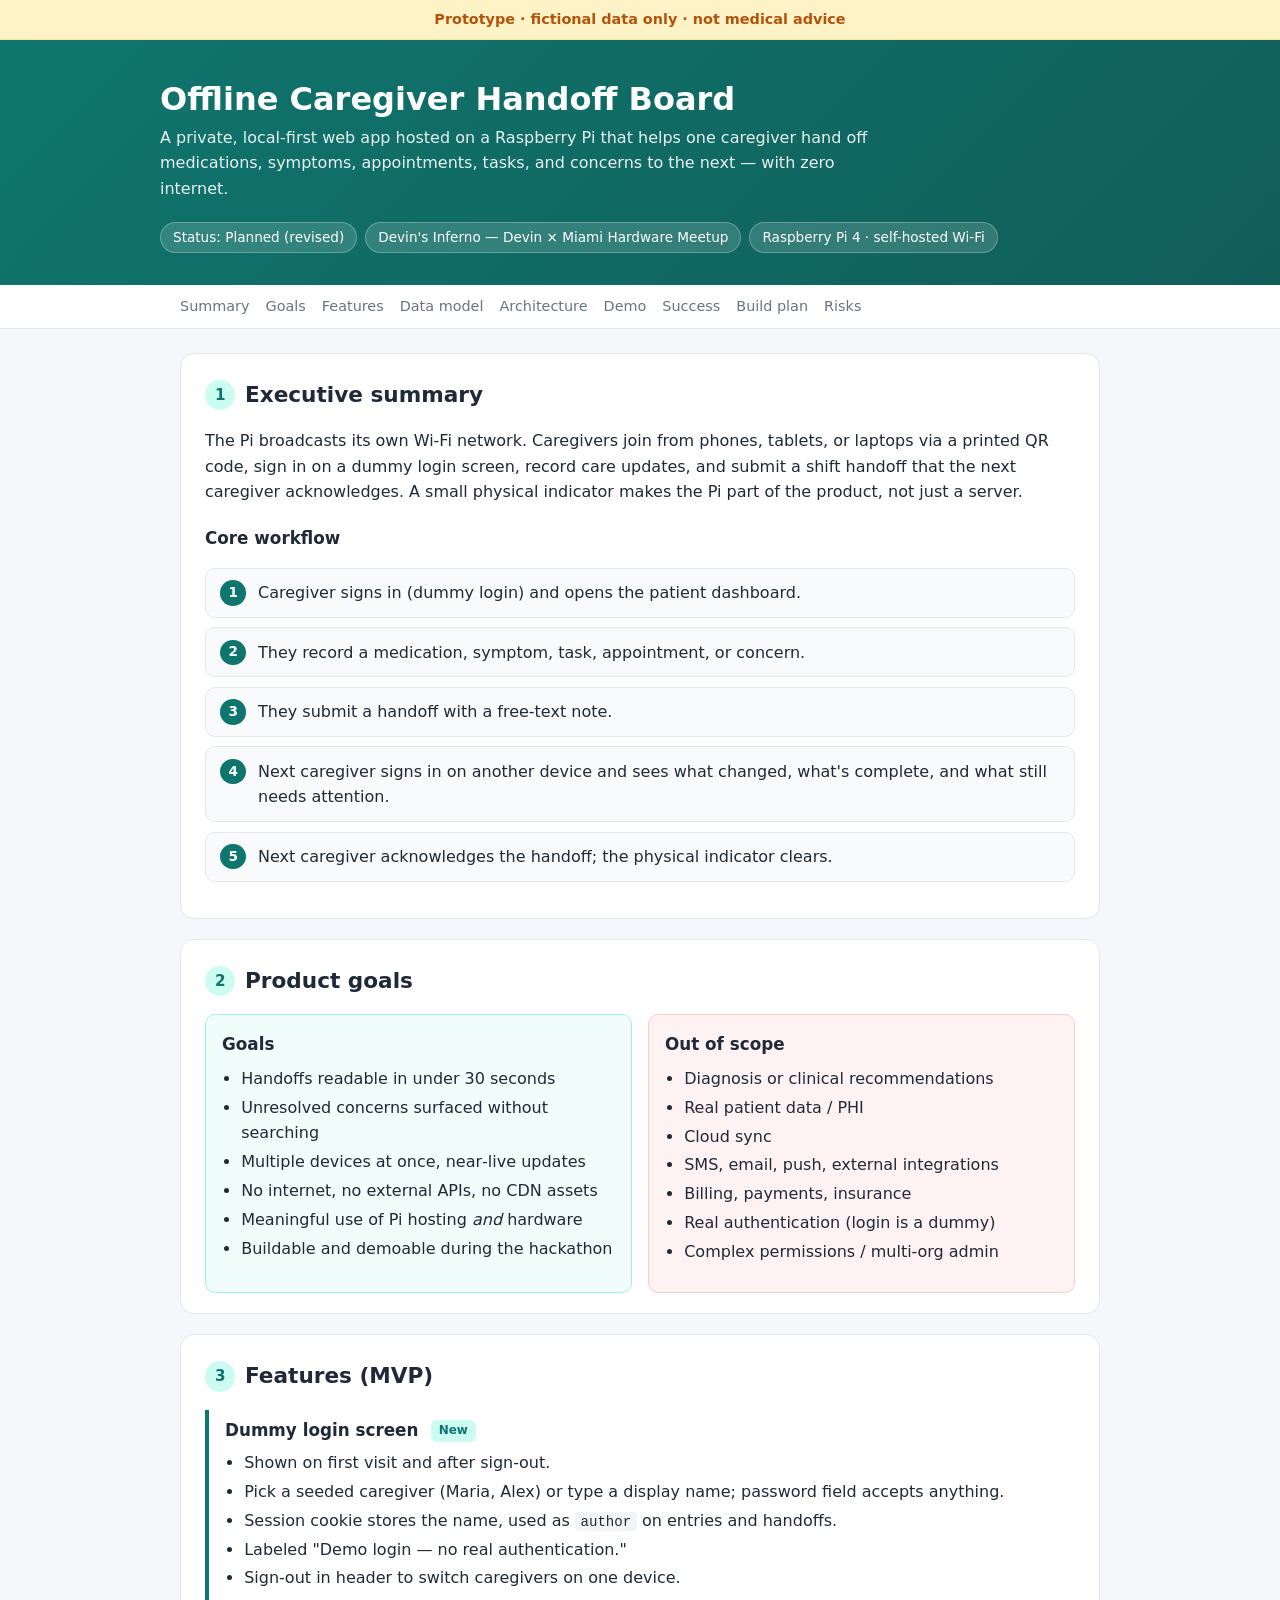
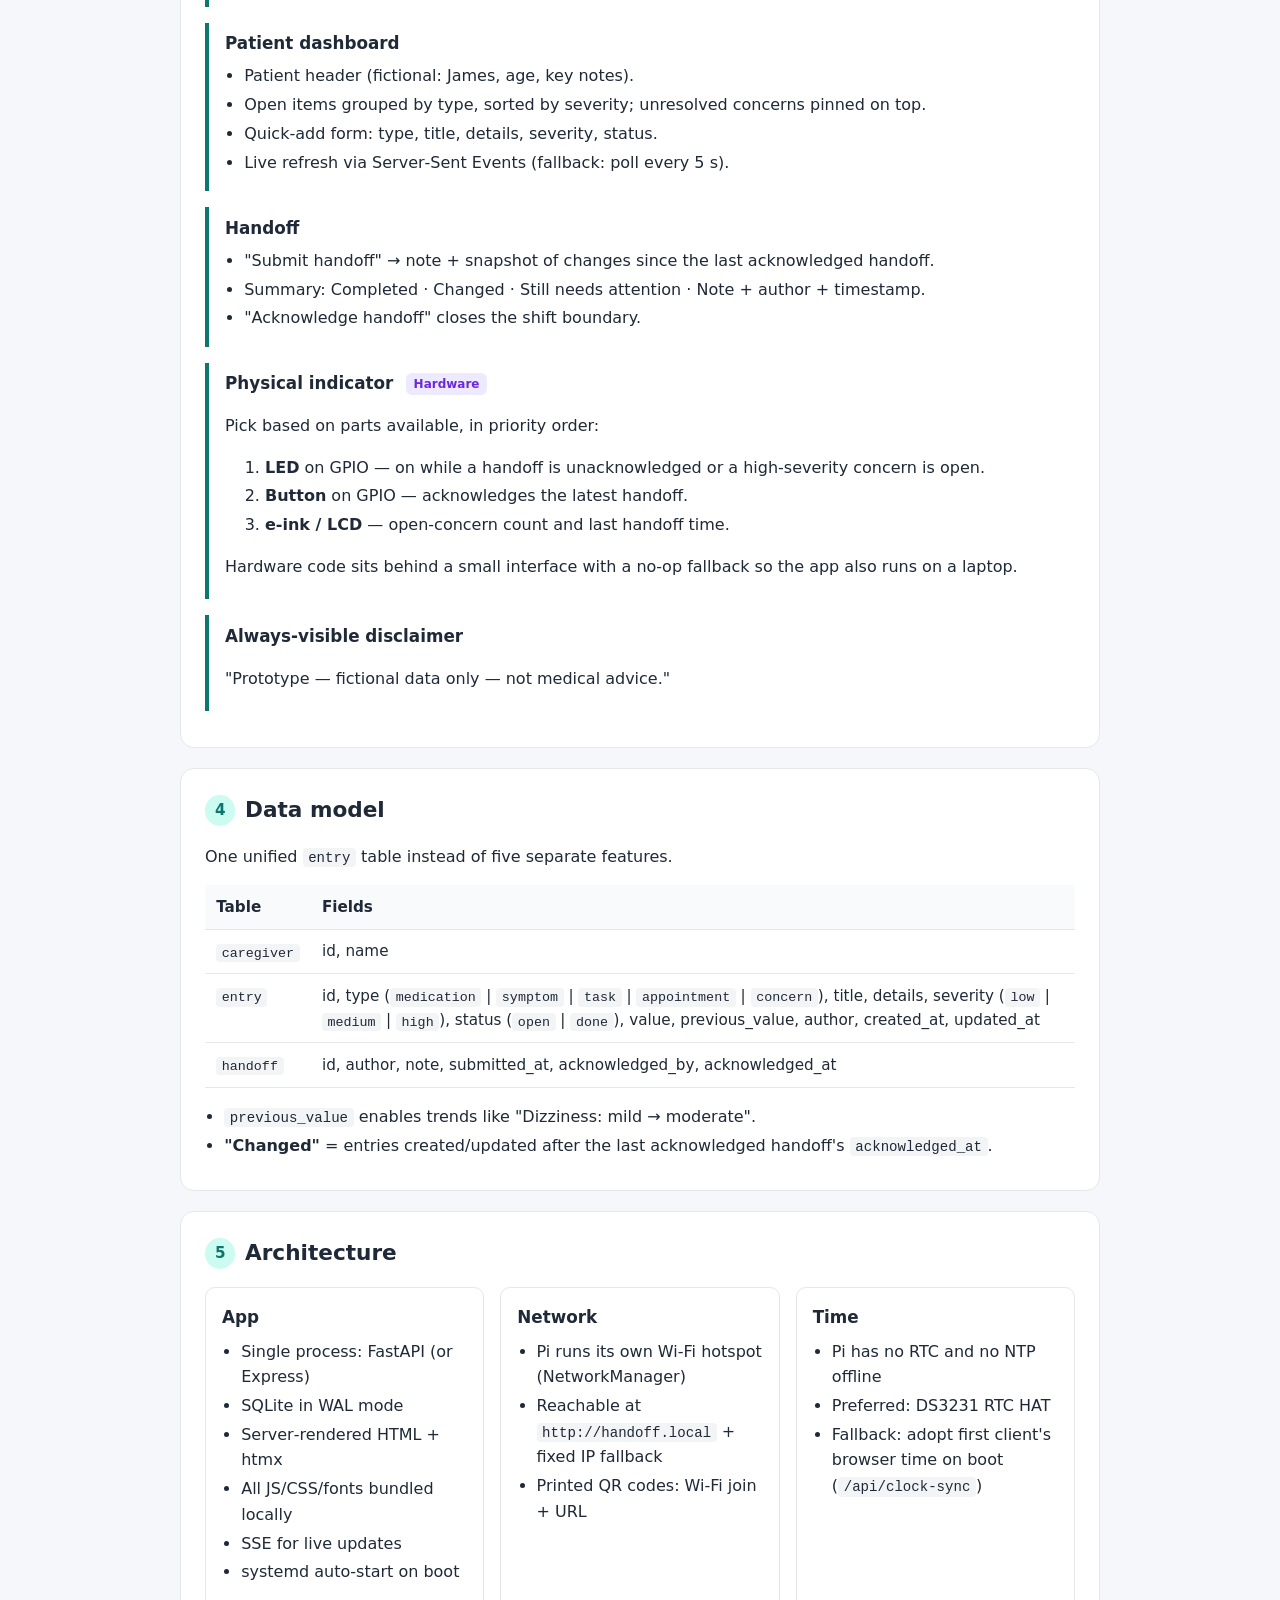
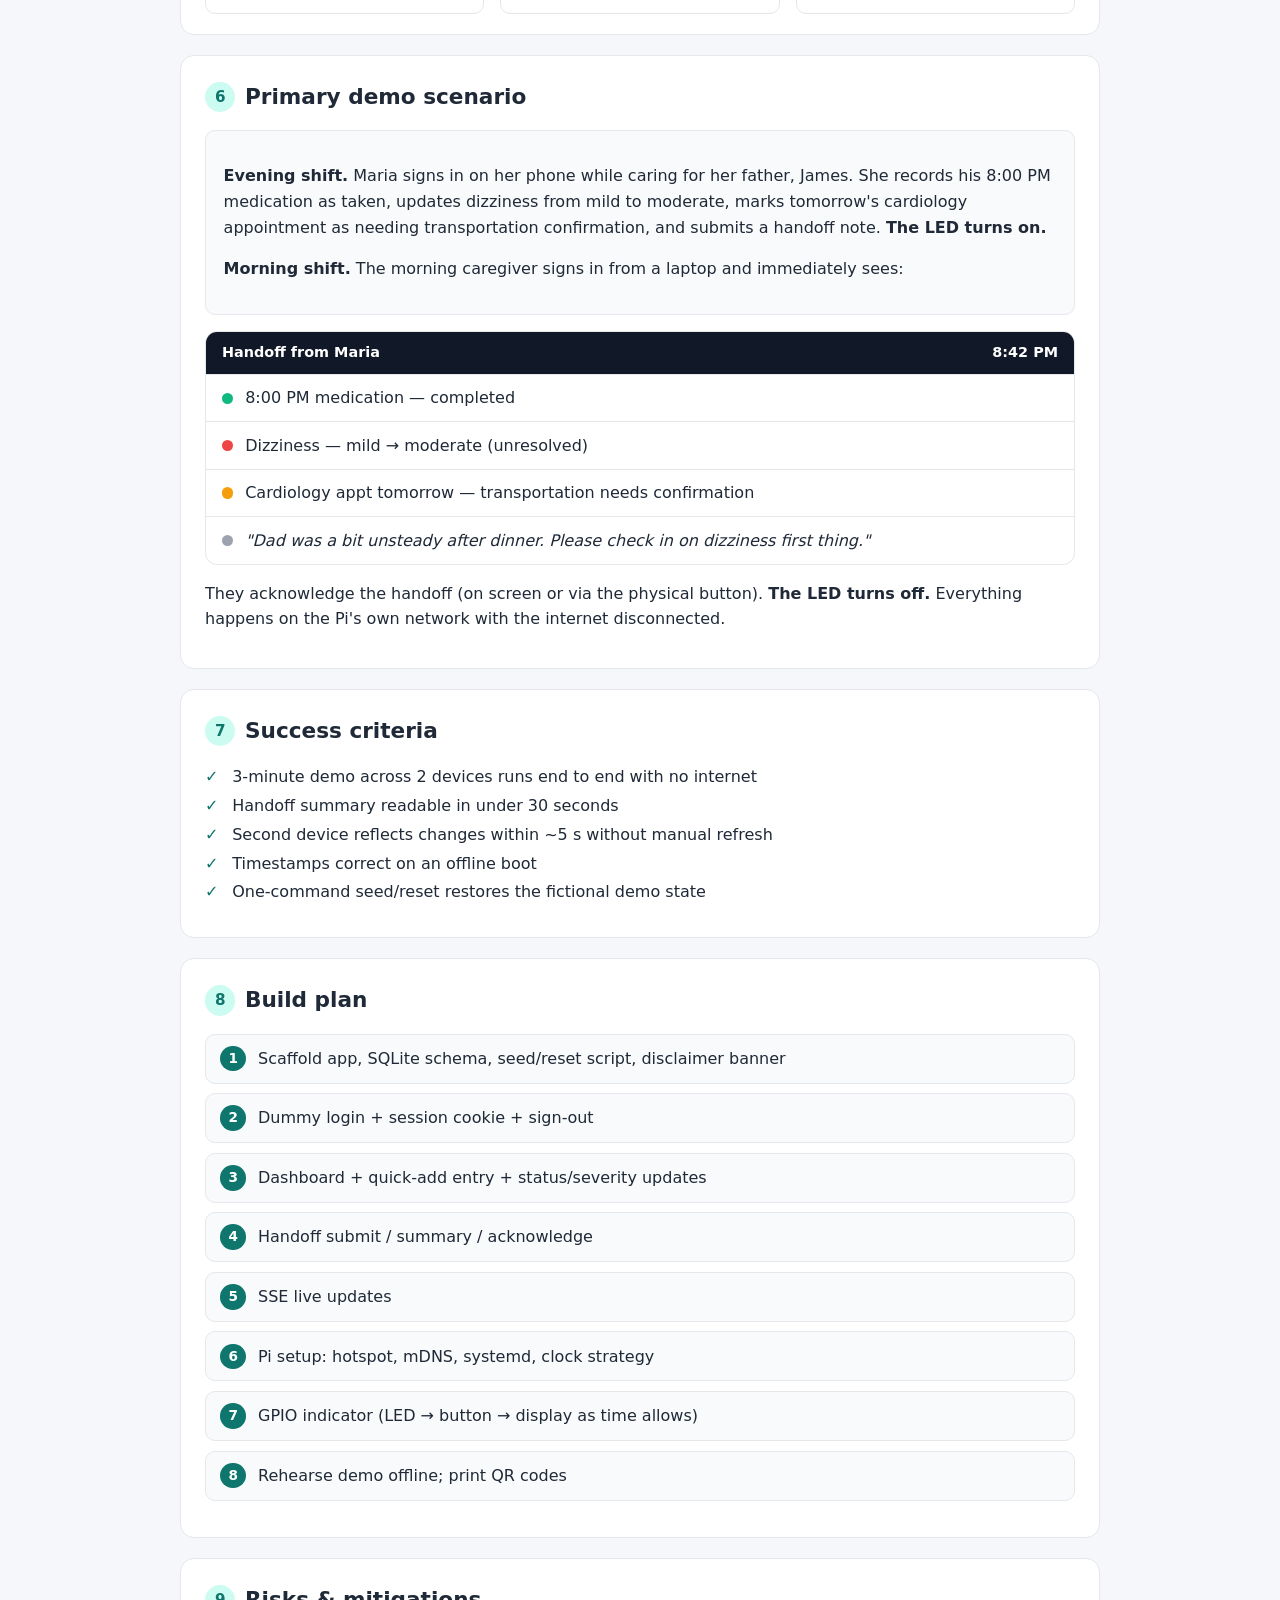
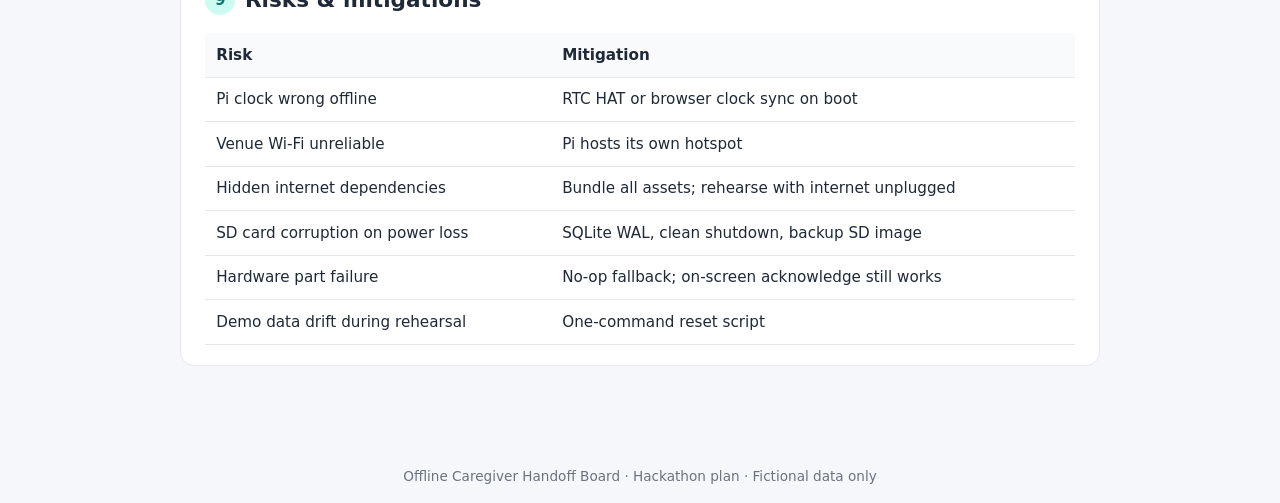
<file: Offline Caregiver Handoff Board.html>
<!DOCTYPE html>
<html lang="en">
<head>
<meta charset="utf-8">
<meta name="viewport" content="width=device-width, initial-scale=1">
<title>Offline Caregiver Handoff Board — Plan</title>
<style>
  :root{--bg:#f6f7fb;--card:#fff;--ink:#1f2937;--muted:#6b7280;--accent:#0f766e;--accent-soft:#ccfbf1;--warn:#b45309;--warn-soft:#fef3c7;--bad:#b91c1c;--bad-soft:#fee2e2;--line:#e5e7eb}
  *{box-sizing:border-box}
  body{margin:0;font:16px/1.6 system-ui,-apple-system,"Segoe UI",Roboto,sans-serif;color:var(--ink);background:var(--bg)}
  .banner{background:var(--warn-soft);color:var(--warn);text-align:center;padding:.5rem 1rem;font-weight:600;font-size:.9rem;border-bottom:1px solid #fde68a}
  header{background:linear-gradient(135deg,#0f766e,#115e59);color:#fff;padding:2.5rem 1.25rem 2rem}
  header .wrap{max-width:960px;margin:auto}
  header h1{margin:0 0 .4rem;font-size:2rem;line-height:1.2}
  header p{margin:0;opacity:.9;max-width:720px}
  .pills{display:flex;flex-wrap:wrap;gap:.5rem;margin-top:1.25rem}
  .pill{background:rgba(255,255,255,.15);border:1px solid rgba(255,255,255,.25);padding:.25rem .75rem;border-radius:999px;font-size:.85rem}
  nav{position:sticky;top:0;background:#fff;border-bottom:1px solid var(--line);z-index:10}
  nav .wrap{max-width:960px;margin:auto;display:flex;gap:1rem;overflow-x:auto;padding:.6rem 1.25rem;white-space:nowrap}
  nav a{color:var(--muted);text-decoration:none;font-size:.9rem;font-weight:500}
  nav a:hover{color:var(--accent)}
  main{max-width:960px;margin:auto;padding:1.5rem 1.25rem 4rem}
  section{background:var(--card);border:1px solid var(--line);border-radius:14px;padding:1.5rem 1.5rem 1.25rem;margin-bottom:1.25rem;scroll-margin-top:60px}
  h2{margin:0 0 1rem;font-size:1.35rem;display:flex;align-items:center;gap:.6rem}
  h2 .num{background:var(--accent-soft);color:var(--accent);width:1.9rem;height:1.9rem;border-radius:50%;display:inline-grid;place-items:center;font-size:.95rem}
  h3{margin:1.25rem 0 .5rem;font-size:1.05rem}
  ul{padding-left:1.2rem;margin:.25rem 0 .75rem}
  li{margin:.2rem 0}
  code{background:#f3f4f6;padding:.1rem .35rem;border-radius:4px;font-size:.88em}
  .grid{display:grid;gap:1rem;grid-template-columns:repeat(auto-fit,minmax(260px,1fr))}
  .box{border:1px solid var(--line);border-radius:10px;padding:1rem}
  .box.good{background:#f0fdfa;border-color:#99f6e4}
  .box.no{background:#fef2f2;border-color:#fecaca}
  .box h3{margin-top:0}
  .flow{list-style:none;padding:0;counter-reset:s;display:grid;gap:.6rem}
  .flow li{counter-increment:s;display:flex;gap:.75rem;align-items:flex-start;background:#f9fafb;border:1px solid var(--line);border-radius:10px;padding:.7rem .9rem;margin:0}
  .flow li::before{content:counter(s);flex:none;background:var(--accent);color:#fff;width:1.6rem;height:1.6rem;border-radius:50%;display:grid;place-items:center;font-weight:700;font-size:.85rem}
  .feature{border-left:4px solid var(--accent);padding:.25rem 0 .25rem 1rem;margin:1rem 0}
  .feature h3{margin:.2rem 0 .4rem}
  .tag{display:inline-block;font-size:.75rem;font-weight:600;padding:.1rem .5rem;border-radius:6px;background:var(--accent-soft);color:var(--accent);vertical-align:middle;margin-left:.4rem}
  .tag.hw{background:#ede9fe;color:#6d28d9}
  table{width:100%;border-collapse:collapse;font-size:.95rem}
  th,td{text-align:left;padding:.6rem .7rem;border-bottom:1px solid var(--line);vertical-align:top}
  th{background:#f9fafb;font-weight:600}
  .scenario{background:#f9fafb;border-radius:10px;padding:1rem 1.1rem;border:1px solid var(--line)}
  .handoff-card{margin-top:1rem;border:1px solid var(--line);border-radius:12px;overflow:hidden}
  .handoff-card .hd{background:#111827;color:#fff;padding:.6rem 1rem;font-weight:600;display:flex;justify-content:space-between;font-size:.9rem}
  .handoff-card .row{display:flex;gap:.75rem;padding:.65rem 1rem;border-top:1px solid var(--line);align-items:center}
  .dot{flex:none;width:.7rem;height:.7rem;border-radius:50%}
  .ok{background:#10b981}.attn{background:#f59e0b}.crit{background:#ef4444}
  .checks{list-style:none;padding:0}
  .checks li{padding-left:1.7rem;position:relative}
  .checks li::before{content:"✓";position:absolute;left:0;color:var(--accent);font-weight:700}
  footer{text-align:center;color:var(--muted);font-size:.85rem;padding:1rem}
</style>
</head>
<body>

<div class="banner">Prototype · fictional data only · not medical advice</div>

<header>
  <div class="wrap">
    <h1>Offline Caregiver Handoff Board</h1>
    <p>A private, local-first web app hosted on a Raspberry Pi that helps one caregiver hand off medications, symptoms, appointments, tasks, and concerns to the next — with zero internet.</p>
    <div class="pills">
      <span class="pill">Status: Planned (revised)</span>
      <span class="pill">Devin's Inferno — Devin × Miami Hardware Meetup</span>
      <span class="pill">Raspberry Pi 4 · self-hosted Wi‑Fi</span>
    </div>
  </div>
</header>

<nav><div class="wrap">
  <a href="#summary">Summary</a><a href="#goals">Goals</a><a href="#features">Features</a><a href="#data">Data model</a><a href="#arch">Architecture</a><a href="#demo">Demo</a><a href="#success">Success</a><a href="#build">Build plan</a><a href="#risks">Risks</a>
</div></nav>

<main>

<section id="summary">
  <h2><span class="num">1</span>Executive summary</h2>
  <p>The Pi broadcasts its own Wi‑Fi network. Caregivers join from phones, tablets, or laptops via a printed QR code, sign in on a dummy login screen, record care updates, and submit a shift handoff that the next caregiver acknowledges. A small physical indicator makes the Pi part of the product, not just a server.</p>
  <h3>Core workflow</h3>
  <ol class="flow">
    <li>Caregiver signs in (dummy login) and opens the patient dashboard.</li>
    <li>They record a medication, symptom, task, appointment, or concern.</li>
    <li>They submit a handoff with a free‑text note.</li>
    <li>Next caregiver signs in on another device and sees what changed, what's complete, and what still needs attention.</li>
    <li>Next caregiver acknowledges the handoff; the physical indicator clears.</li>
  </ol>
</section>

<section id="goals">
  <h2><span class="num">2</span>Product goals</h2>
  <div class="grid">
    <div class="box good">
      <h3>Goals</h3>
      <ul>
        <li>Handoffs readable in under 30 seconds</li>
        <li>Unresolved concerns surfaced without searching</li>
        <li>Multiple devices at once, near‑live updates</li>
        <li>No internet, no external APIs, no CDN assets</li>
        <li>Meaningful use of Pi hosting <em>and</em> hardware</li>
        <li>Buildable and demoable during the hackathon</li>
      </ul>
    </div>
    <div class="box no">
      <h3>Out of scope</h3>
      <ul>
        <li>Diagnosis or clinical recommendations</li>
        <li>Real patient data / PHI</li>
        <li>Cloud sync</li>
        <li>SMS, email, push, external integrations</li>
        <li>Billing, payments, insurance</li>
        <li>Real authentication (login is a dummy)</li>
        <li>Complex permissions / multi‑org admin</li>
      </ul>
    </div>
  </div>
</section>

<section id="features">
  <h2><span class="num">3</span>Features (MVP)</h2>

  <div class="feature">
    <h3>Dummy login screen <span class="tag">New</span></h3>
    <ul>
      <li>Shown on first visit and after sign‑out.</li>
      <li>Pick a seeded caregiver (Maria, Alex) or type a display name; password field accepts anything.</li>
      <li>Session cookie stores the name, used as <code>author</code> on entries and handoffs.</li>
      <li>Labeled "Demo login — no real authentication."</li>
      <li>Sign‑out in header to switch caregivers on one device.</li>
    </ul>
  </div>

  <div class="feature">
    <h3>Patient dashboard</h3>
    <ul>
      <li>Patient header (fictional: James, age, key notes).</li>
      <li>Open items grouped by type, sorted by severity; unresolved concerns pinned on top.</li>
      <li>Quick‑add form: type, title, details, severity, status.</li>
      <li>Live refresh via Server‑Sent Events (fallback: poll every 5 s).</li>
    </ul>
  </div>

  <div class="feature">
    <h3>Handoff</h3>
    <ul>
      <li>"Submit handoff" → note + snapshot of changes since the last acknowledged handoff.</li>
      <li>Summary: Completed · Changed · Still needs attention · Note + author + timestamp.</li>
      <li>"Acknowledge handoff" closes the shift boundary.</li>
    </ul>
  </div>

  <div class="feature">
    <h3>Physical indicator <span class="tag hw">Hardware</span></h3>
    <p>Pick based on parts available, in priority order:</p>
    <ol>
      <li><strong>LED</strong> on GPIO — on while a handoff is unacknowledged or a high‑severity concern is open.</li>
      <li><strong>Button</strong> on GPIO — acknowledges the latest handoff.</li>
      <li><strong>e‑ink / LCD</strong> — open‑concern count and last handoff time.</li>
    </ol>
    <p>Hardware code sits behind a small interface with a no‑op fallback so the app also runs on a laptop.</p>
  </div>

  <div class="feature">
    <h3>Always‑visible disclaimer</h3>
    <p>"Prototype — fictional data only — not medical advice."</p>
  </div>
</section>

<section id="data">
  <h2><span class="num">4</span>Data model</h2>
  <p>One unified <code>entry</code> table instead of five separate features.</p>
  <table>
    <tr><th>Table</th><th>Fields</th></tr>
    <tr><td><code>caregiver</code></td><td>id, name</td></tr>
    <tr><td><code>entry</code></td><td>id, type (<code>medication</code> | <code>symptom</code> | <code>task</code> | <code>appointment</code> | <code>concern</code>), title, details, severity (<code>low</code> | <code>medium</code> | <code>high</code>), status (<code>open</code> | <code>done</code>), value, previous_value, author, created_at, updated_at</td></tr>
    <tr><td><code>handoff</code></td><td>id, author, note, submitted_at, acknowledged_by, acknowledged_at</td></tr>
  </table>
  <ul style="margin-top:1rem">
    <li><code>previous_value</code> enables trends like "Dizziness: mild → moderate".</li>
    <li><strong>"Changed"</strong> = entries created/updated after the last acknowledged handoff's <code>acknowledged_at</code>.</li>
  </ul>
</section>

<section id="arch">
  <h2><span class="num">5</span>Architecture</h2>
  <div class="grid">
    <div class="box"><h3>App</h3><ul><li>Single process: FastAPI (or Express)</li><li>SQLite in WAL mode</li><li>Server‑rendered HTML + htmx</li><li>All JS/CSS/fonts bundled locally</li><li>SSE for live updates</li><li>systemd auto‑start on boot</li></ul></div>
    <div class="box"><h3>Network</h3><ul><li>Pi runs its own Wi‑Fi hotspot (NetworkManager)</li><li>Reachable at <code>http://handoff.local</code> + fixed IP fallback</li><li>Printed QR codes: Wi‑Fi join + URL</li></ul></div>
    <div class="box"><h3>Time</h3><ul><li>Pi has no RTC and no NTP offline</li><li>Preferred: DS3231 RTC HAT</li><li>Fallback: adopt first client's browser time on boot (<code>/api/clock-sync</code>)</li></ul></div>
  </div>
</section>

<section id="demo">
  <h2><span class="num">6</span>Primary demo scenario</h2>
  <div class="scenario">
    <p><strong>Evening shift.</strong> Maria signs in on her phone while caring for her father, James. She records his 8:00 PM medication as taken, updates dizziness from mild to moderate, marks tomorrow's cardiology appointment as needing transportation confirmation, and submits a handoff note. <strong>The LED turns on.</strong></p>
    <p><strong>Morning shift.</strong> The morning caregiver signs in from a laptop and immediately sees:</p>
  </div>
  <div class="handoff-card">
    <div class="hd"><span>Handoff from Maria</span><span>8:42 PM</span></div>
    <div class="row"><span class="dot ok"></span>8:00 PM medication — completed</div>
    <div class="row"><span class="dot crit"></span>Dizziness — mild → moderate (unresolved)</div>
    <div class="row"><span class="dot attn"></span>Cardiology appt tomorrow — transportation needs confirmation</div>
    <div class="row"><span class="dot" style="background:#9ca3af"></span><em>"Dad was a bit unsteady after dinner. Please check in on dizziness first thing."</em></div>
  </div>
  <p style="margin-top:1rem">They acknowledge the handoff (on screen or via the physical button). <strong>The LED turns off.</strong> Everything happens on the Pi's own network with the internet disconnected.</p>
</section>

<section id="success">
  <h2><span class="num">7</span>Success criteria</h2>
  <ul class="checks">
    <li>3‑minute demo across 2 devices runs end to end with no internet</li>
    <li>Handoff summary readable in under 30 seconds</li>
    <li>Second device reflects changes within ~5 s without manual refresh</li>
    <li>Timestamps correct on an offline boot</li>
    <li>One‑command seed/reset restores the fictional demo state</li>
  </ul>
</section>

<section id="build">
  <h2><span class="num">8</span>Build plan</h2>
  <ol class="flow">
    <li>Scaffold app, SQLite schema, seed/reset script, disclaimer banner</li>
    <li>Dummy login + session cookie + sign‑out</li>
    <li>Dashboard + quick‑add entry + status/severity updates</li>
    <li>Handoff submit / summary / acknowledge</li>
    <li>SSE live updates</li>
    <li>Pi setup: hotspot, mDNS, systemd, clock strategy</li>
    <li>GPIO indicator (LED → button → display as time allows)</li>
    <li>Rehearse demo offline; print QR codes</li>
  </ol>
</section>

<section id="risks">
  <h2><span class="num">9</span>Risks &amp; mitigations</h2>
  <table>
    <tr><th>Risk</th><th>Mitigation</th></tr>
    <tr><td>Pi clock wrong offline</td><td>RTC HAT or browser clock sync on boot</td></tr>
    <tr><td>Venue Wi‑Fi unreliable</td><td>Pi hosts its own hotspot</td></tr>
    <tr><td>Hidden internet dependencies</td><td>Bundle all assets; rehearse with internet unplugged</td></tr>
    <tr><td>SD card corruption on power loss</td><td>SQLite WAL, clean shutdown, backup SD image</td></tr>
    <tr><td>Hardware part failure</td><td>No‑op fallback; on‑screen acknowledge still works</td></tr>
    <tr><td>Demo data drift during rehearsal</td><td>One‑command reset script</td></tr>
  </table>
</section>

</main>
<footer>Offline Caregiver Handoff Board · Hackathon plan · Fictional data only</footer>
</body>
</html>
</file>
